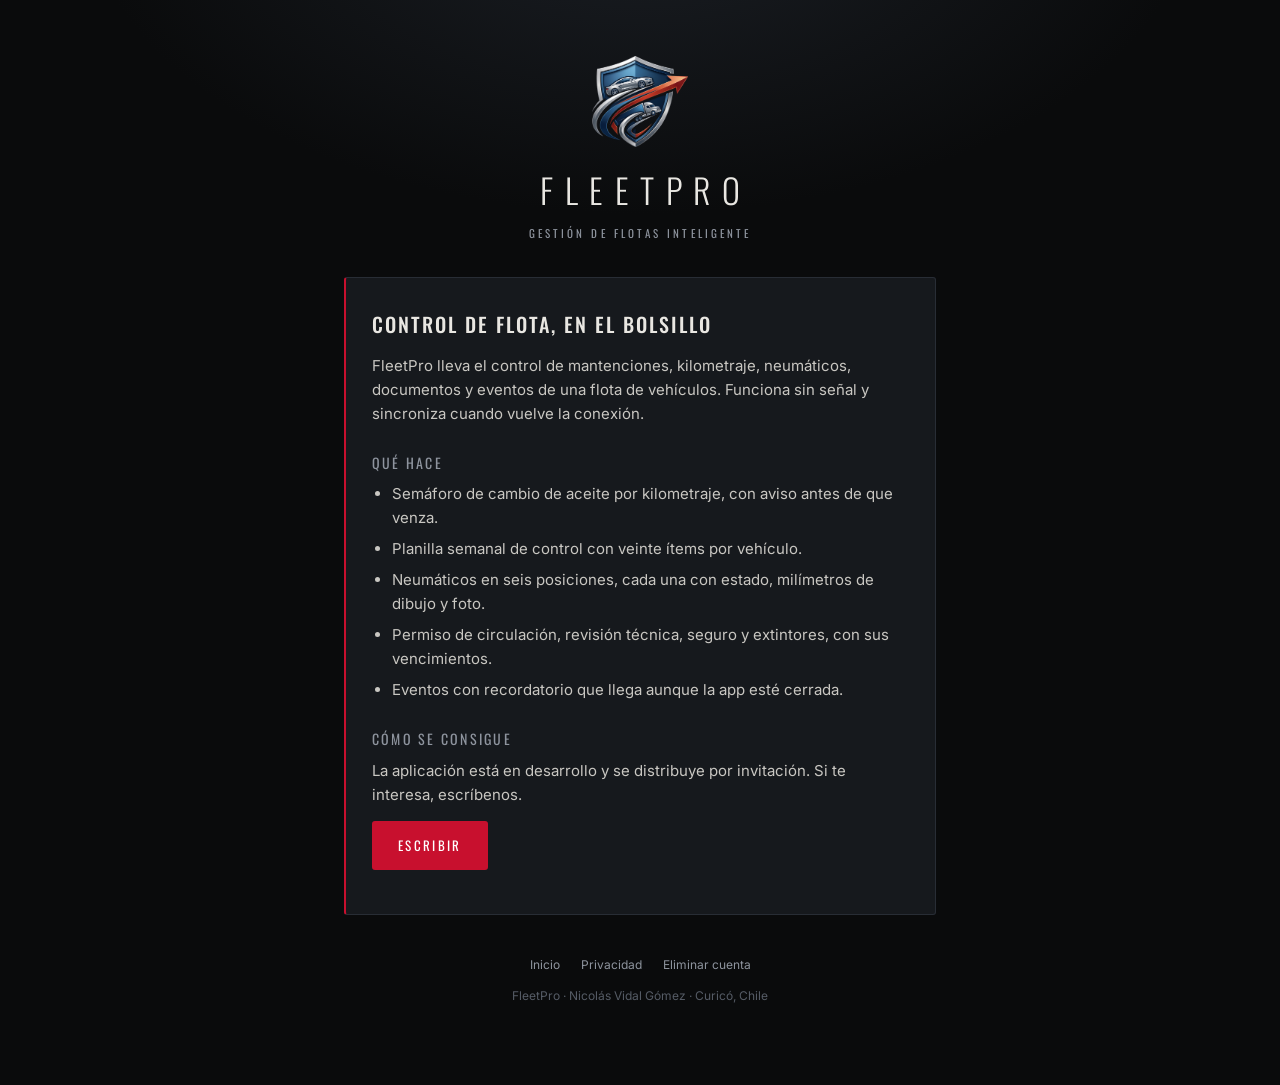
<file: index.html>
<!DOCTYPE html>
<html lang="es">
<head>
<meta charset="utf-8">
<meta name="viewport" content="width=device-width, initial-scale=1">
<meta name="theme-color" content="#0A0B0C">
<title>Inicio · FleetPro</title>
<link rel="icon" href="assets/escudo.png">
<link rel="preconnect" href="https://fonts.googleapis.com">
<link rel="preconnect" href="https://fonts.gstatic.com" crossorigin>
<link href="https://fonts.googleapis.com/css2?family=Oswald:wght@300;400;500&family=Inter:wght@400;500&family=JetBrains+Mono&display=swap" rel="stylesheet">
<link rel="stylesheet" href="assets/estilo.css">
</head>
<body>
<div class="envoltura">
  <div class="marca">
    <img src="assets/escudo.png" alt="FleetPro">
    <h1>FleetPro</h1>
    <p>Gestión de flotas inteligente</p>
  </div>

  <div class="tarjeta acento">
    <h2>Control de flota, en el bolsillo</h2>
    <p>FleetPro lleva el control de mantenciones, kilometraje, neumáticos, documentos y
       eventos de una flota de vehículos. Funciona sin señal y sincroniza cuando vuelve
       la conexión.</p>

    <h3>Qué hace</h3>
    <ul>
      <li>Semáforo de cambio de aceite por kilometraje, con aviso antes de que venza.</li>
      <li>Planilla semanal de control con veinte ítems por vehículo.</li>
      <li>Neumáticos en seis posiciones, cada una con estado, milímetros de dibujo y foto.</li>
      <li>Permiso de circulación, revisión técnica, seguro y extintores, con sus vencimientos.</li>
      <li>Eventos con recordatorio que llega aunque la app esté cerrada.</li>
    </ul>

    <h3>Cómo se consigue</h3>
    <p>La aplicación está en desarrollo y se distribuye por invitación. Si te interesa,
       escríbenos.</p>
    <p><a class="boton" href="mailto:fleetpro.soporte@gmail.com">Escribir</a></p>
  </div>
  <div class="pie">
    <a href="index.html">Inicio</a>
    <a href="privacidad.html">Privacidad</a>
    <a href="eliminar-cuenta.html">Eliminar cuenta</a>
    <div style="margin-top:12px">FleetPro · Nicolás Vidal Gómez · Curicó, Chile</div>
  </div>
</div>

</body>
</html>
</file>
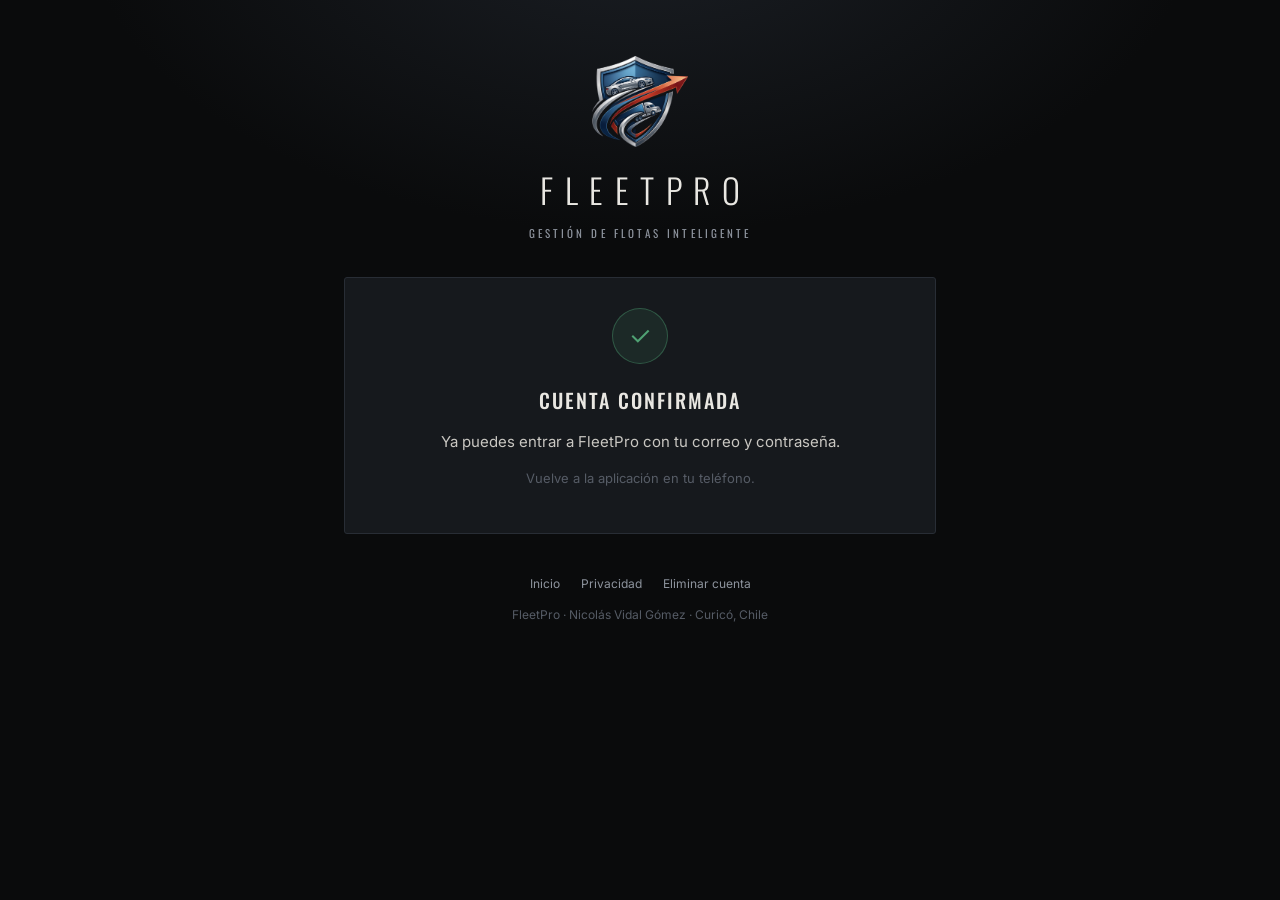
<file: confirmado.html>
<!DOCTYPE html>
<html lang="es">
<head>
<meta charset="utf-8">
<meta name="viewport" content="width=device-width, initial-scale=1">
<meta name="theme-color" content="#0A0B0C">
<title>Cuenta confirmada · FleetPro</title>
<link rel="icon" href="assets/escudo.png">
<link rel="preconnect" href="https://fonts.googleapis.com">
<link rel="preconnect" href="https://fonts.gstatic.com" crossorigin>
<link href="https://fonts.googleapis.com/css2?family=Oswald:wght@300;400;500&family=Inter:wght@400;500&family=JetBrains+Mono&display=swap" rel="stylesheet">
<link rel="stylesheet" href="assets/estilo.css">
</head>
<body>
<div class="envoltura">
  <div class="marca">
    <img src="assets/escudo.png" alt="FleetPro">
    <h1>FleetPro</h1>
    <p>Gestión de flotas inteligente</p>
  </div>

  <div class="tarjeta centro" id="ok">
    <div class="icono ok">✓</div>
    <h2>Cuenta confirmada</h2>
    <p>Ya puedes entrar a FleetPro con tu correo y contraseña.</p>
    <p style="color:var(--dim);font-size:13px">Vuelve a la aplicación en tu teléfono.</p>
  </div>

  <div class="tarjeta centro oculto" id="error">
    <div class="icono mal">!</div>
    <h2>El enlace no sirve</h2>
    <p id="detalle">Puede haber vencido o haberse usado antes.</p>
    <p style="color:var(--dim);font-size:13px">Pide un enlace nuevo desde la aplicación.</p>
  </div>
  <div class="pie">
    <a href="index.html">Inicio</a>
    <a href="privacidad.html">Privacidad</a>
    <a href="eliminar-cuenta.html">Eliminar cuenta</a>
    <div style="margin-top:12px">FleetPro · Nicolás Vidal Gómez · Curicó, Chile</div>
  </div>
</div>

<script>
// Supabase avisa de un problema con parametros en el fragmento de la URL.
(function () {
  var p = new URLSearchParams(location.hash.slice(1));
  var err = p.get('error_description') || p.get('error');
  if (!err) return;
  document.getElementById('ok').classList.add('oculto');
  document.getElementById('error').classList.remove('oculto');
  var t = decodeURIComponent(err).toLowerCase();
  document.getElementById('detalle').textContent =
    t.indexOf('expired') >= 0 ? 'El enlace vencio. Los enlaces duran 24 horas.'
                              : 'Puede haber vencido o haberse usado antes.';
})();
</script>
</body>
</html>
</file>
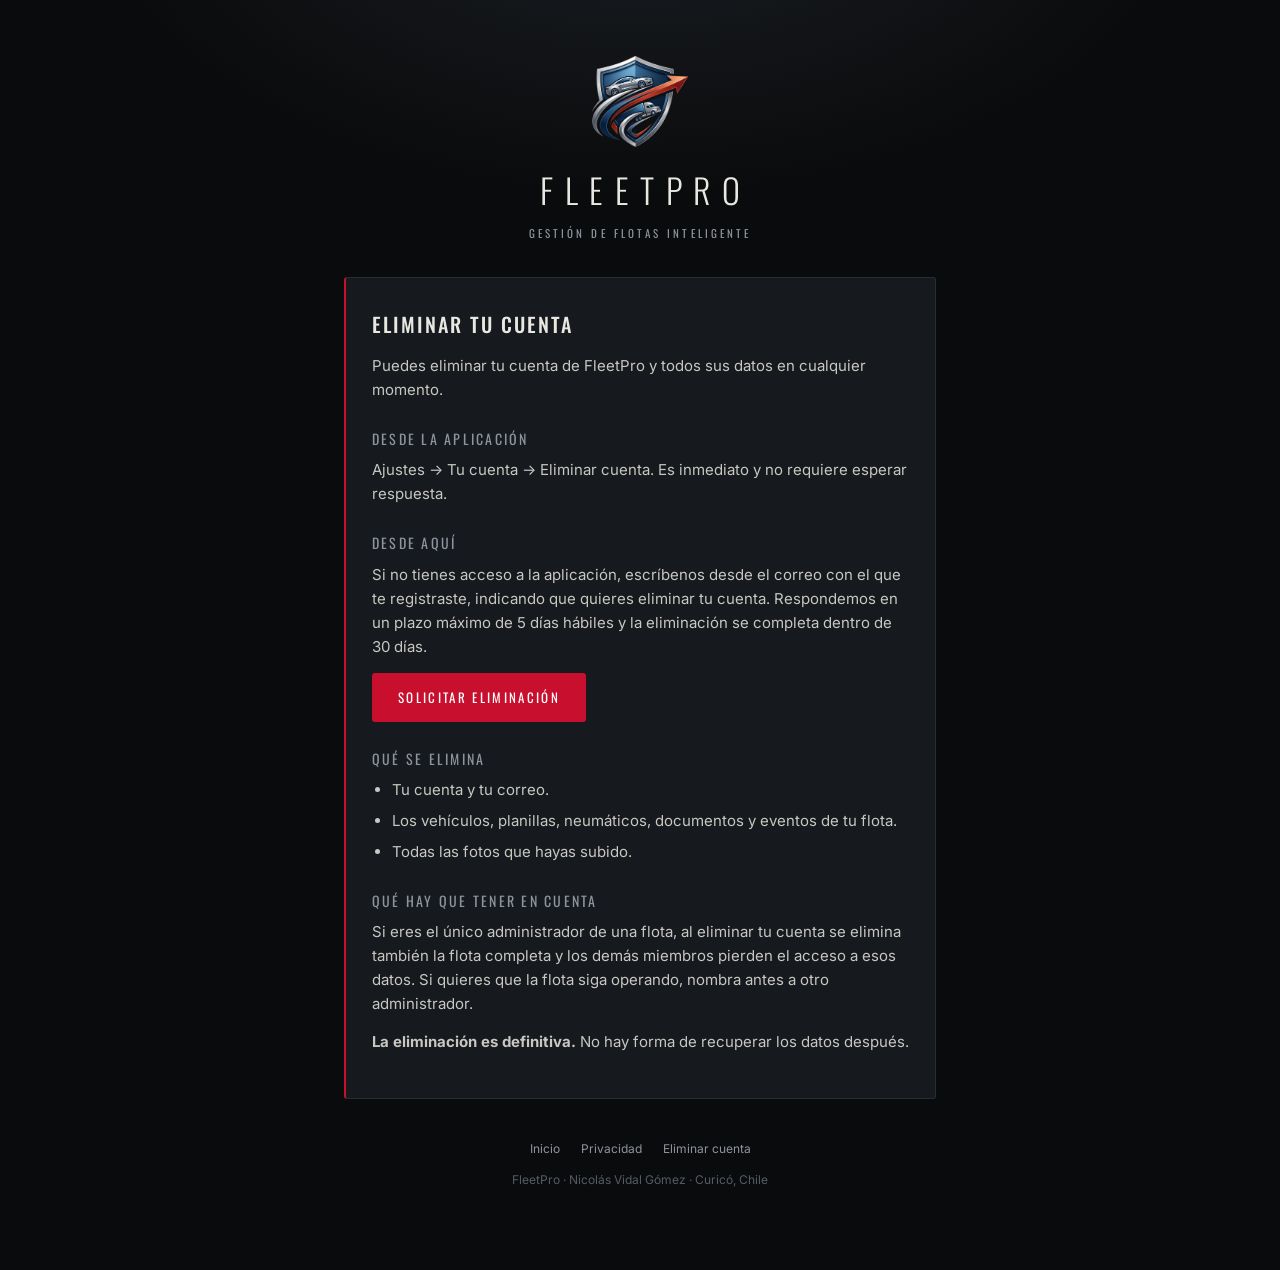
<file: eliminar-cuenta.html>
<!DOCTYPE html>
<html lang="es">
<head>
<meta charset="utf-8">
<meta name="viewport" content="width=device-width, initial-scale=1">
<meta name="theme-color" content="#0A0B0C">
<title>Eliminar cuenta · FleetPro</title>
<link rel="icon" href="assets/escudo.png">
<link rel="preconnect" href="https://fonts.googleapis.com">
<link rel="preconnect" href="https://fonts.gstatic.com" crossorigin>
<link href="https://fonts.googleapis.com/css2?family=Oswald:wght@300;400;500&family=Inter:wght@400;500&family=JetBrains+Mono&display=swap" rel="stylesheet">
<link rel="stylesheet" href="assets/estilo.css">
</head>
<body>
<div class="envoltura">
  <div class="marca">
    <img src="assets/escudo.png" alt="FleetPro">
    <h1>FleetPro</h1>
    <p>Gestión de flotas inteligente</p>
  </div>

  <div class="tarjeta acento">
    <h2>Eliminar tu cuenta</h2>

    <p>Puedes eliminar tu cuenta de FleetPro y todos sus datos en cualquier momento.</p>

    <h3>Desde la aplicación</h3>
    <p>Ajustes → Tu cuenta → Eliminar cuenta. Es inmediato y no requiere esperar
       respuesta.</p>

    <h3>Desde aquí</h3>
    <p>Si no tienes acceso a la aplicación, escríbenos desde el correo con el que te
       registraste, indicando que quieres eliminar tu cuenta. Respondemos en un plazo
       máximo de 5 días hábiles y la eliminación se completa dentro de 30 días.</p>

    <p><a class="boton" href="mailto:fleetpro.soporte@gmail.com?subject=Eliminar%20mi%20cuenta%20de%20FleetPro&body=Quiero%20eliminar%20mi%20cuenta%20de%20FleetPro.%20Mi%20correo%20registrado%20es%3A%20">
      Solicitar eliminación</a></p>

    <h3>Qué se elimina</h3>
    <ul>
      <li>Tu cuenta y tu correo.</li>
      <li>Los vehículos, planillas, neumáticos, documentos y eventos de tu flota.</li>
      <li>Todas las fotos que hayas subido.</li>
    </ul>

    <h3>Qué hay que tener en cuenta</h3>
    <p>Si eres el único administrador de una flota, al eliminar tu cuenta se elimina
       también la flota completa y los demás miembros pierden el acceso a esos datos.
       Si quieres que la flota siga operando, nombra antes a otro administrador.</p>
    <p><strong>La eliminación es definitiva.</strong> No hay forma de recuperar los datos
       después.</p>
  </div>
  <div class="pie">
    <a href="index.html">Inicio</a>
    <a href="privacidad.html">Privacidad</a>
    <a href="eliminar-cuenta.html">Eliminar cuenta</a>
    <div style="margin-top:12px">FleetPro · Nicolás Vidal Gómez · Curicó, Chile</div>
  </div>
</div>

</body>
</html>
</file>
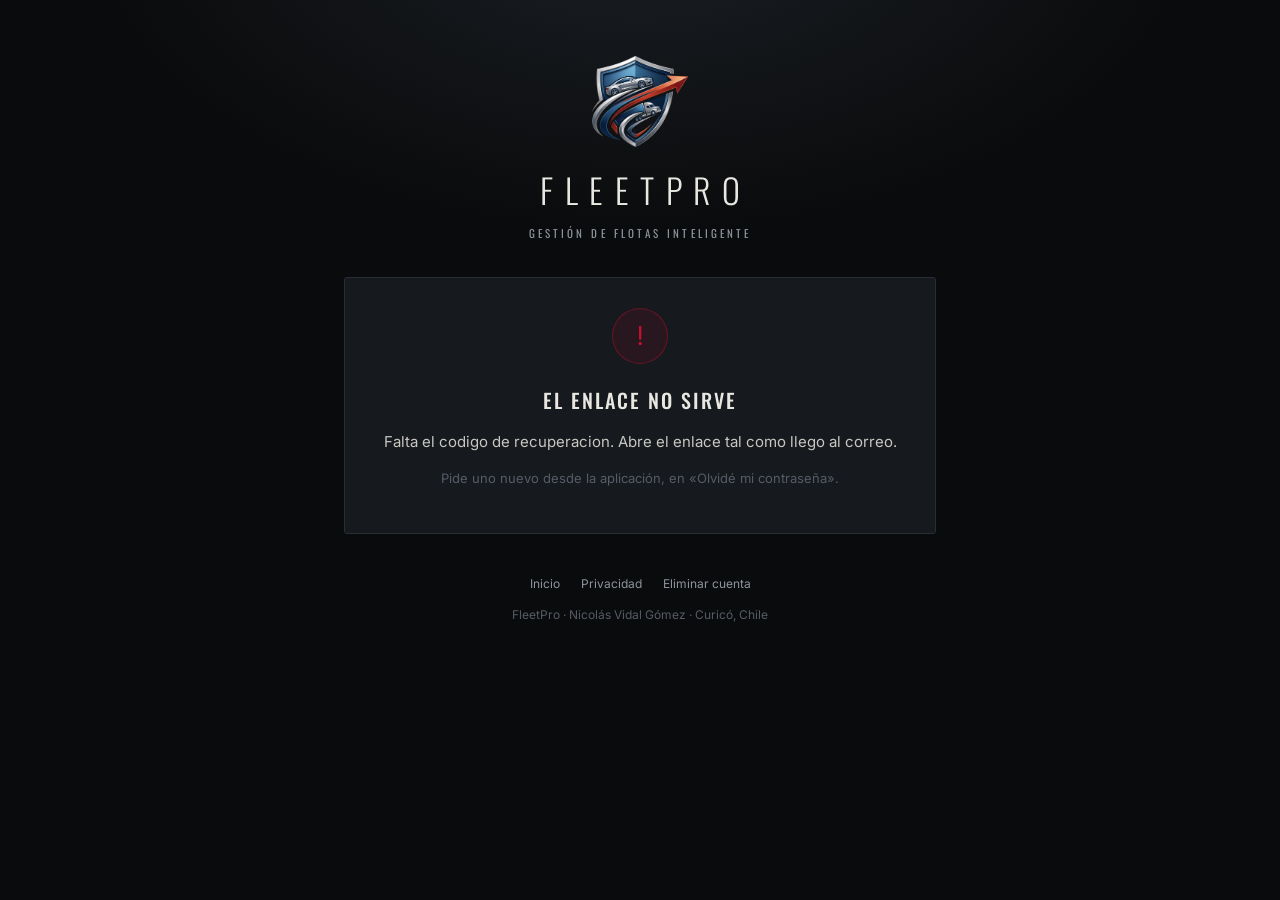
<file: nueva-clave.html>
<!DOCTYPE html>
<html lang="es">
<head>
<meta charset="utf-8">
<meta name="viewport" content="width=device-width, initial-scale=1">
<meta name="theme-color" content="#0A0B0C">
<title>Nueva contraseña · FleetPro</title>
<link rel="icon" href="assets/escudo.png">
<link rel="preconnect" href="https://fonts.googleapis.com">
<link rel="preconnect" href="https://fonts.gstatic.com" crossorigin>
<link href="https://fonts.googleapis.com/css2?family=Oswald:wght@300;400;500&family=Inter:wght@400;500&family=JetBrains+Mono&display=swap" rel="stylesheet">
<link rel="stylesheet" href="assets/estilo.css">
</head>
<body>
<div class="envoltura">
  <div class="marca">
    <img src="assets/escudo.png" alt="FleetPro">
    <h1>FleetPro</h1>
    <p>Gestión de flotas inteligente</p>
  </div>

  <div class="tarjeta acento" id="formulario">
    <h2>Elige una contraseña nueva</h2>
    <p style="font-size:14px">Se guarda cifrada y viaja directo al servidor de
       autenticación. Esta página no la almacena en ninguna parte.</p>

    <div id="alerta"></div>

    <label for="clave1">Contraseña nueva</label>
    <input type="password" id="clave1" autocomplete="new-password" placeholder="Mínimo 6 caracteres">

    <label for="clave2">Repetir contraseña</label>
    <input type="password" id="clave2" autocomplete="new-password">

    <button class="boton" id="guardar">Guardar contraseña</button>
  </div>

  <div class="tarjeta centro oculto" id="listo">
    <div class="icono ok">✓</div>
    <h2>Contraseña actualizada</h2>
    <p>Vuelve a la aplicación y entra con tu contraseña nueva.</p>
  </div>

  <div class="tarjeta centro oculto" id="invalido">
    <div class="icono mal">!</div>
    <h2>El enlace no sirve</h2>
    <p id="detalleInvalido">Los enlaces de recuperación duran una hora y se usan una sola vez.</p>
    <p style="color:var(--dim);font-size:13px">Pide uno nuevo desde la aplicación, en
       «Olvidé mi contraseña».</p>
  </div>
  <div class="pie">
    <a href="index.html">Inicio</a>
    <a href="privacidad.html">Privacidad</a>
    <a href="eliminar-cuenta.html">Eliminar cuenta</a>
    <div style="margin-top:12px">FleetPro · Nicolás Vidal Gómez · Curicó, Chile</div>
  </div>
</div>

<script src="assets/config.js"></script>
<script>
(function () {
  var cfg = window.FLEETPRO;
  var frm = document.getElementById('formulario');
  var listo = document.getElementById('listo');
  var invalido = document.getElementById('invalido');
  var alerta = document.getElementById('alerta');
  var boton = document.getElementById('guardar');

  // El enlace del correo trae el token en el fragmento de la URL. Queda ahi y
  // nunca se envia al servidor de esta pagina: solo lo lee el navegador.
  var p = new URLSearchParams(location.hash.slice(1));
  var token = p.get('access_token');
  var error = p.get('error_description') || p.get('error');

  function mostrarInvalido(texto) {
    frm.classList.add('oculto');
    invalido.classList.remove('oculto');
    if (texto) document.getElementById('detalleInvalido').textContent = texto;
  }

  if (error) {
    var t = decodeURIComponent(error).toLowerCase();
    mostrarInvalido(t.indexOf('expired') >= 0
      ? 'El enlace vencio. Los enlaces de recuperacion duran una hora.'
      : null);
    return;
  }
  if (!token) {
    mostrarInvalido('Falta el codigo de recuperacion. Abre el enlace tal como llego al correo.');
    return;
  }

  function avisar(texto, clase) {
    alerta.innerHTML = '<div class="aviso ' + clase + '">' + texto + '</div>';
  }

  boton.addEventListener('click', function () {
    var a = document.getElementById('clave1').value;
    var b = document.getElementById('clave2').value;

    if (a.length < 6) { avisar('La contrasena necesita al menos 6 caracteres.', 'error'); return; }
    if (a !== b)      { avisar('Las contrasenas no coinciden.', 'error'); return; }

    boton.disabled = true;
    boton.textContent = 'Guardando...';

    fetch(cfg.SUPABASE_URL.replace(/\/+$/, '') + '/auth/v1/user', {
      method: 'PUT',
      headers: {
        'apikey': cfg.SUPABASE_ANON_KEY,
        'Authorization': 'Bearer ' + token,
        'Content-Type': 'application/json'
      },
      body: JSON.stringify({ password: a })
    })
    .then(function (r) { return r.json().then(function (j) { return { ok: r.ok, j: j }; }); })
    .then(function (res) {
      if (!res.ok) {
        var m = (res.j && (res.j.msg || res.j.message || res.j.error_description)) || '';
        if (m.toLowerCase().indexOf('expired') >= 0 || m.toLowerCase().indexOf('invalid') >= 0) {
          mostrarInvalido(null);
          return;
        }
        avisar(m || 'No se pudo guardar. Intenta de nuevo.', 'error');
        boton.disabled = false;
        boton.textContent = 'Guardar contrasena';
        return;
      }
      frm.classList.add('oculto');
      listo.classList.remove('oculto');
      history.replaceState(null, '', location.pathname);  // el token sale de la barra
    })
    .catch(function () {
      avisar('Sin conexion con el servidor. Revisa tu internet.', 'error');
      boton.disabled = false;
      boton.textContent = 'Guardar contrasena';
    });
  });
})();
</script>
</body>
</html>
</file>
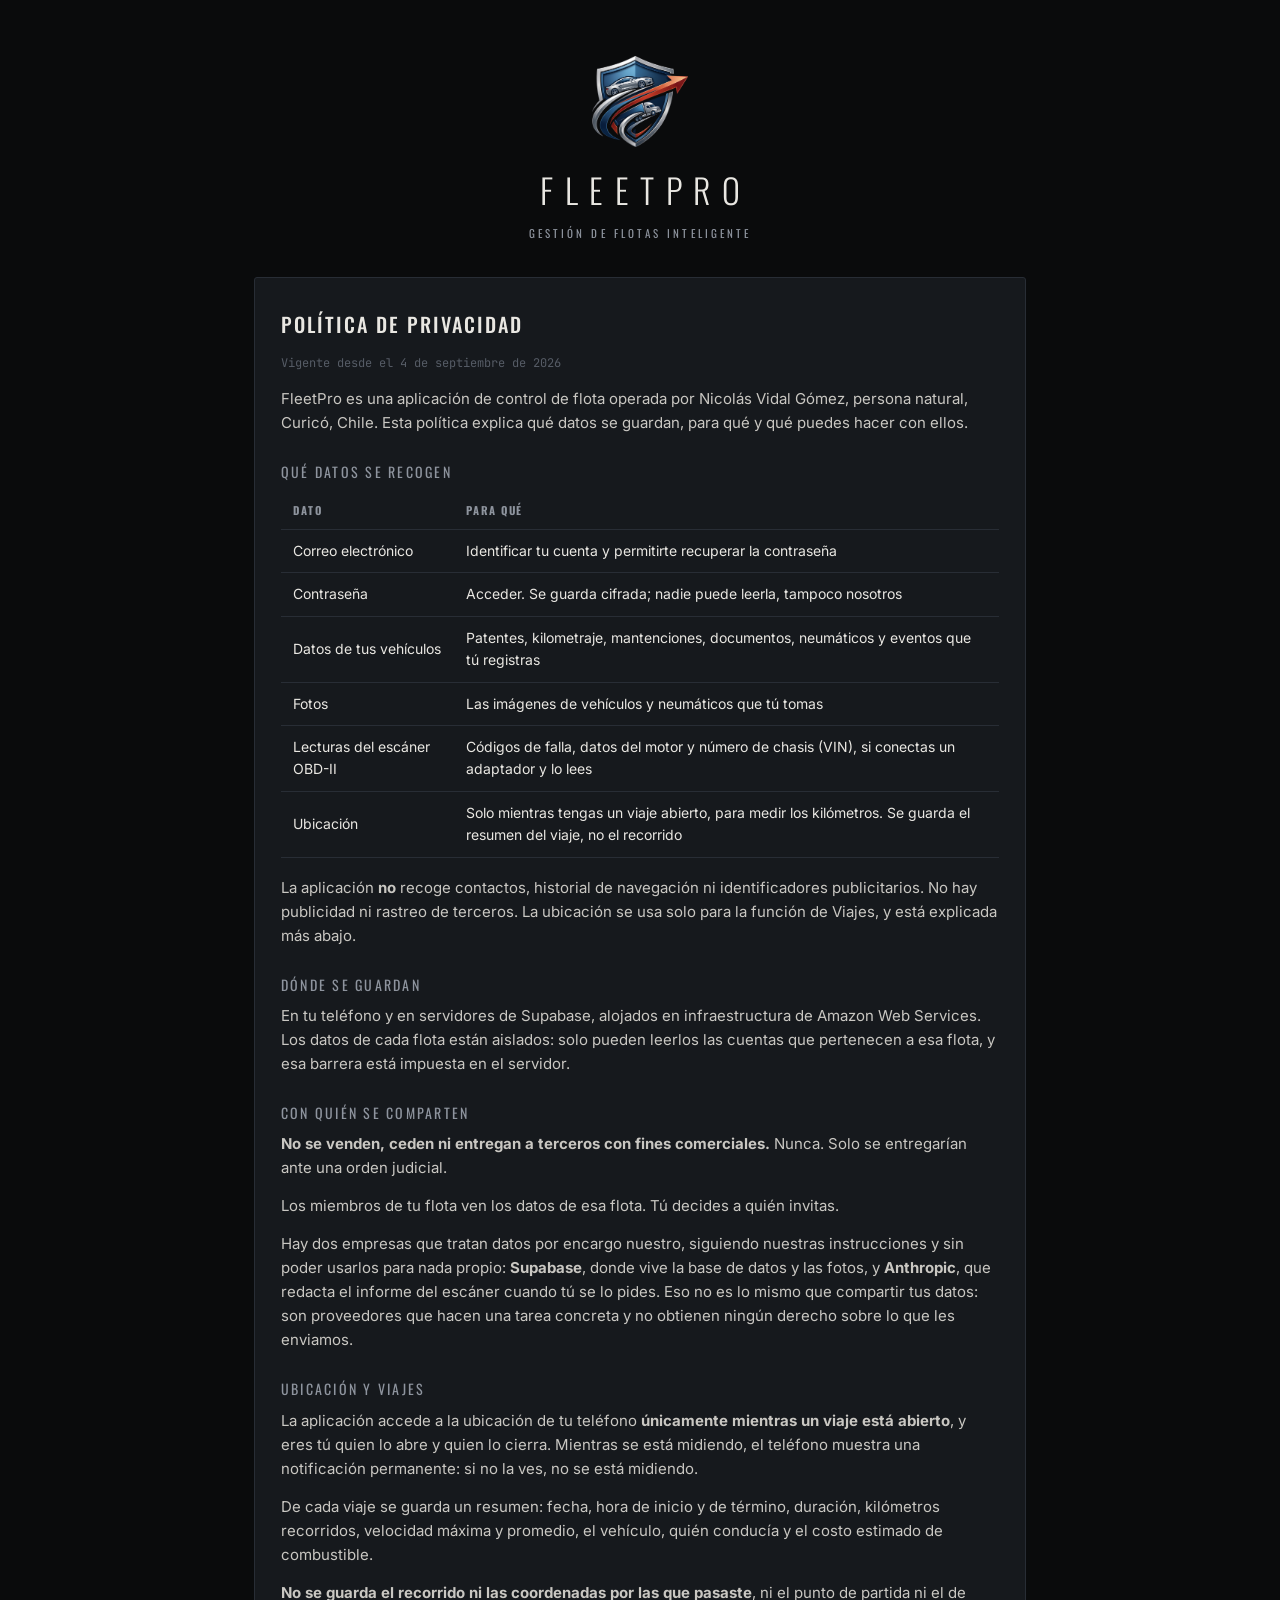
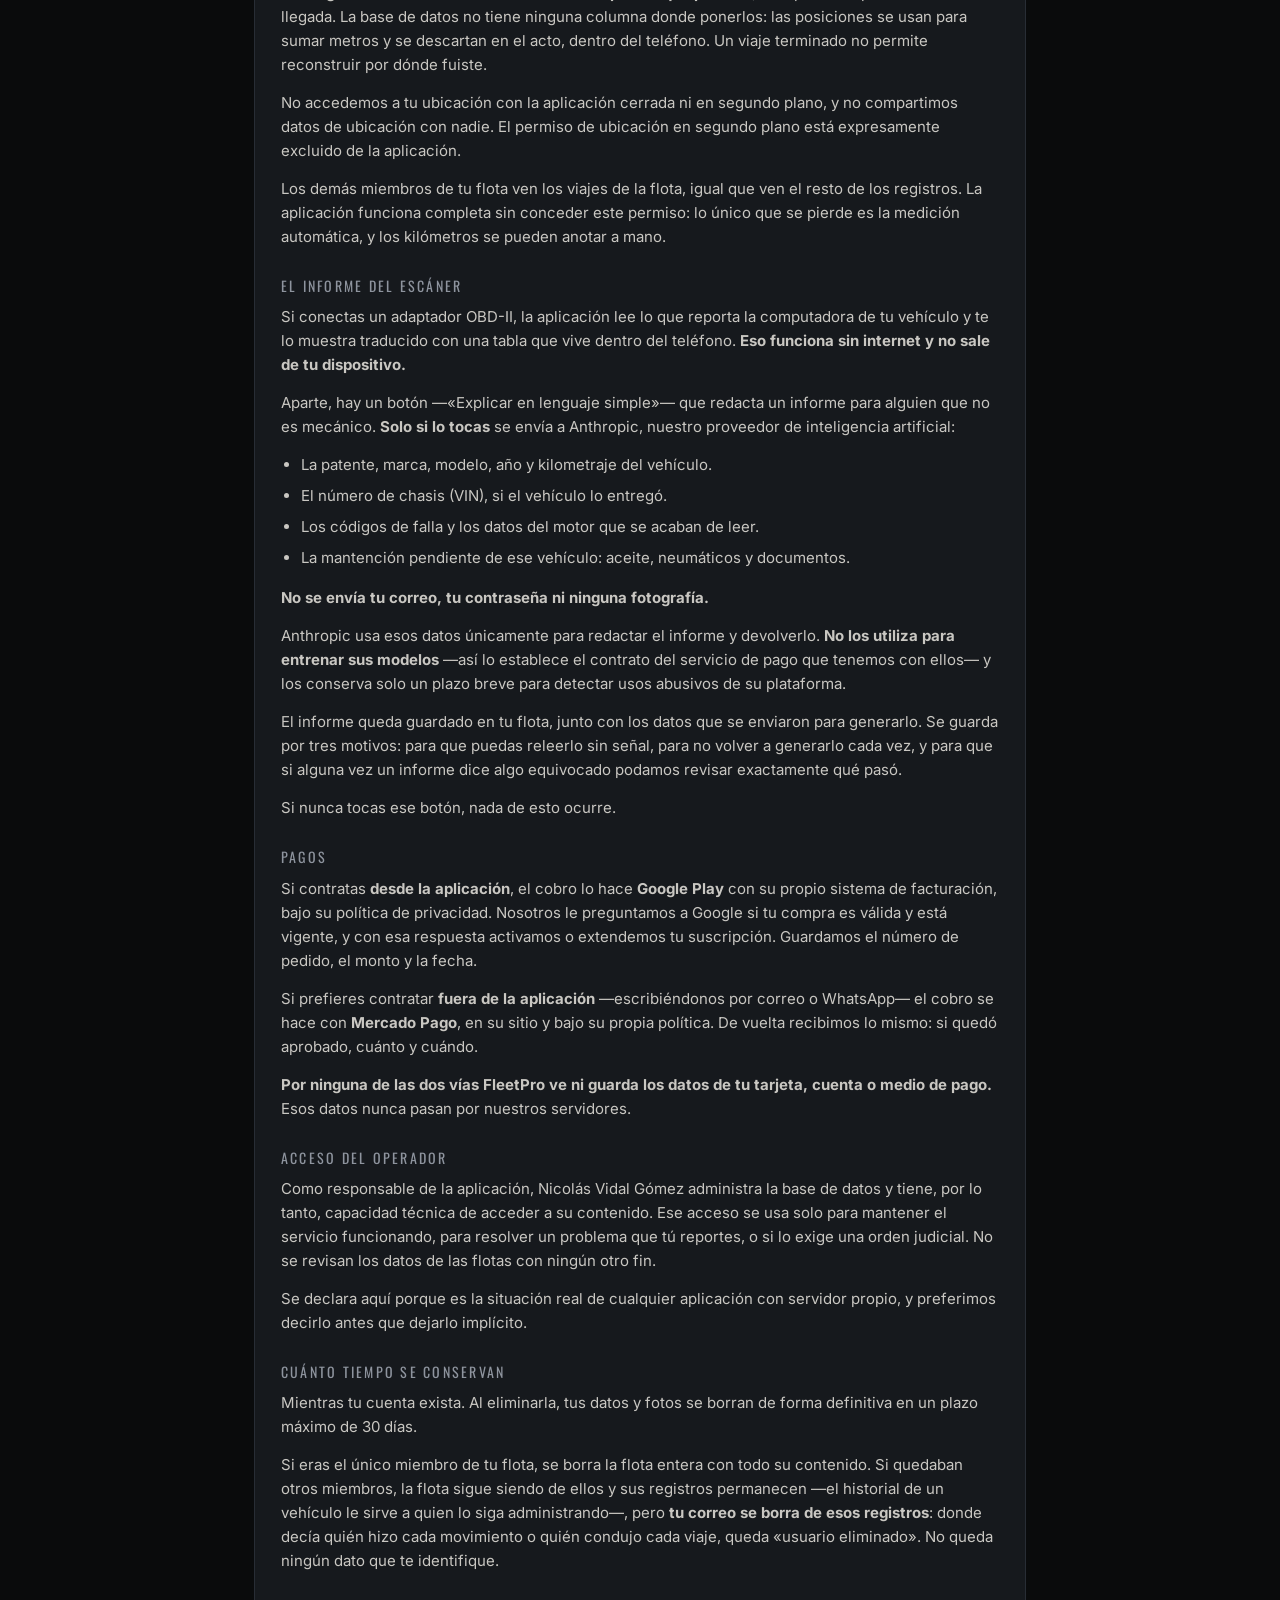
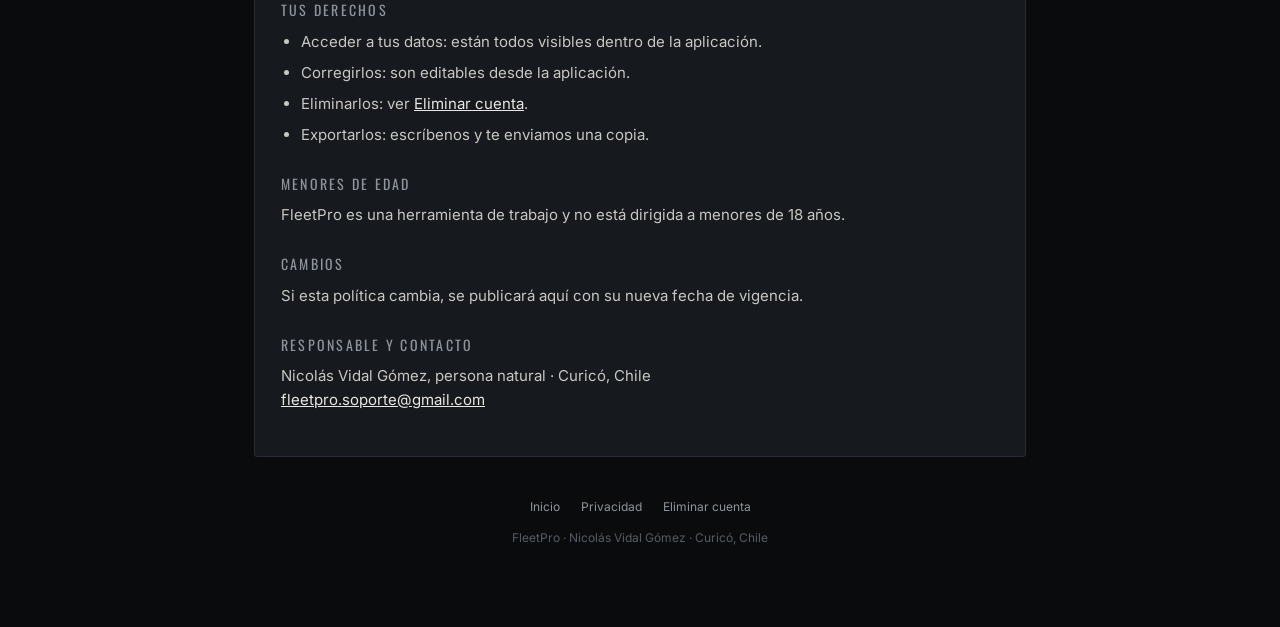
<file: privacidad.html>
<!DOCTYPE html>
<html lang="es">
<head>
<meta charset="utf-8">
<meta name="viewport" content="width=device-width, initial-scale=1">
<meta name="theme-color" content="#0A0B0C">
<title>Política de privacidad · FleetPro</title>
<link rel="icon" href="assets/escudo.png">
<link rel="preconnect" href="https://fonts.googleapis.com">
<link rel="preconnect" href="https://fonts.gstatic.com" crossorigin>
<link href="https://fonts.googleapis.com/css2?family=Oswald:wght@300;400;500&family=Inter:wght@400;500&family=JetBrains+Mono&display=swap" rel="stylesheet">
<link rel="stylesheet" href="assets/estilo.css">
</head>
<body>
<div class="envoltura ancho">
  <div class="marca">
    <img src="assets/escudo.png" alt="FleetPro">
    <h1>FleetPro</h1>
    <p>Gestión de flotas inteligente</p>
  </div>

  <div class="tarjeta">
    <h2>Política de privacidad</h2>
    <p class="fecha">Vigente desde el 4 de septiembre de 2026</p>

    <p>FleetPro es una aplicación de control de flota operada por Nicolás Vidal Gómez,
       persona natural, Curicó, Chile. Esta política explica qué datos se guardan, para qué y qué puedes
       hacer con ellos.</p>

    <h3>Qué datos se recogen</h3>
    <table>
      <tr><th>Dato</th><th>Para qué</th></tr>
      <tr><td>Correo electrónico</td><td>Identificar tu cuenta y permitirte recuperar la contraseña</td></tr>
      <tr><td>Contraseña</td><td>Acceder. Se guarda cifrada; nadie puede leerla, tampoco nosotros</td></tr>
      <tr><td>Datos de tus vehículos</td><td>Patentes, kilometraje, mantenciones, documentos, neumáticos y eventos que tú registras</td></tr>
      <tr><td>Fotos</td><td>Las imágenes de vehículos y neumáticos que tú tomas</td></tr>
      <tr><td>Lecturas del escáner OBD-II</td><td>Códigos de falla, datos del motor y número de chasis (VIN), si conectas un adaptador y lo lees</td></tr>
      <tr><td>Ubicación</td><td>Solo mientras tengas un viaje abierto, para medir los kilómetros. Se guarda el resumen del viaje, no el recorrido</td></tr>
    </table>

    <p>La aplicación <strong>no</strong> recoge contactos, historial de navegación ni
       identificadores publicitarios. No hay publicidad ni rastreo de terceros. La
       ubicación se usa solo para la función de Viajes, y está explicada más abajo.</p>

    <h3>Dónde se guardan</h3>
    <p>En tu teléfono y en servidores de Supabase, alojados en infraestructura de Amazon
       Web Services. Los datos de cada flota están aislados: solo pueden leerlos las
       cuentas que pertenecen a esa flota, y esa barrera está impuesta en el servidor.</p>

    <h3>Con quién se comparten</h3>
    <p><strong>No se venden, ceden ni entregan a terceros con fines comerciales.</strong>
       Nunca. Solo se entregarían ante una orden judicial.</p>
    <p>Los miembros de tu flota ven los datos de esa flota. Tú decides a quién invitas.</p>
    <p>Hay dos empresas que tratan datos por encargo nuestro, siguiendo nuestras
       instrucciones y sin poder usarlos para nada propio: <strong>Supabase</strong>, donde
       vive la base de datos y las fotos, y <strong>Anthropic</strong>, que redacta el
       informe del escáner cuando tú se lo pides. Eso no es lo mismo que compartir tus
       datos: son proveedores que hacen una tarea concreta y no obtienen ningún derecho
       sobre lo que les enviamos.</p>

    <h3>Ubicación y viajes</h3>
    <p>La aplicación accede a la ubicación de tu teléfono <strong>únicamente mientras un
       viaje está abierto</strong>, y eres tú quien lo abre y quien lo cierra. Mientras se
       está midiendo, el teléfono muestra una notificación permanente: si no la ves, no se
       está midiendo.</p>
    <p>De cada viaje se guarda un resumen: fecha, hora de inicio y de término, duración,
       kilómetros recorridos, velocidad máxima y promedio, el vehículo, quién conducía y
       el costo estimado de combustible.</p>
    <p><strong>No se guarda el recorrido ni las coordenadas por las que pasaste</strong>,
       ni el punto de partida ni el de llegada. La base de datos no tiene ninguna columna
       donde ponerlos: las posiciones se usan para sumar metros y se descartan en el acto,
       dentro del teléfono. Un viaje terminado no permite reconstruir por dónde fuiste.</p>
    <p>No accedemos a tu ubicación con la aplicación cerrada ni en segundo plano, y no
       compartimos datos de ubicación con nadie. El permiso de ubicación en segundo plano
       está expresamente excluido de la aplicación.</p>
    <p>Los demás miembros de tu flota ven los viajes de la flota, igual que ven el resto de
       los registros. La aplicación funciona completa sin conceder este permiso: lo único
       que se pierde es la medición automática, y los kilómetros se pueden anotar a mano.</p>

    <h3>El informe del escáner</h3>
    <p>Si conectas un adaptador OBD-II, la aplicación lee lo que reporta la computadora de
       tu vehículo y te lo muestra traducido con una tabla que vive dentro del teléfono.
       <strong>Eso funciona sin internet y no sale de tu dispositivo.</strong></p>
    <p>Aparte, hay un botón —«Explicar en lenguaje simple»— que redacta un informe para
       alguien que no es mecánico. <strong>Solo si lo tocas</strong> se envía a Anthropic,
       nuestro proveedor de inteligencia artificial:</p>
    <ul>
      <li>La patente, marca, modelo, año y kilometraje del vehículo.</li>
      <li>El número de chasis (VIN), si el vehículo lo entregó.</li>
      <li>Los códigos de falla y los datos del motor que se acaban de leer.</li>
      <li>La mantención pendiente de ese vehículo: aceite, neumáticos y documentos.</li>
    </ul>
    <p><strong>No se envía tu correo, tu contraseña ni ninguna fotografía.</strong></p>
    <p>Anthropic usa esos datos únicamente para redactar el informe y devolverlo.
       <strong>No los utiliza para entrenar sus modelos</strong> —así lo establece el
       contrato del servicio de pago que tenemos con ellos— y los conserva solo un plazo
       breve para detectar usos abusivos de su plataforma.</p>
    <p>El informe queda guardado en tu flota, junto con los datos que se enviaron para
       generarlo. Se guarda por tres motivos: para que puedas releerlo sin señal, para no
       volver a generarlo cada vez, y para que si alguna vez un informe dice algo
       equivocado podamos revisar exactamente qué pasó.</p>
    <p>Si nunca tocas ese botón, nada de esto ocurre.</p>

    <h3>Pagos</h3>
    <p>Si contratas <strong>desde la aplicación</strong>, el cobro lo hace
       <strong>Google Play</strong> con su propio sistema de facturación, bajo su política
       de privacidad. Nosotros le preguntamos a Google si tu compra es válida y está
       vigente, y con esa respuesta activamos o extendemos tu suscripción. Guardamos el
       número de pedido, el monto y la fecha.</p>
    <p>Si prefieres contratar <strong>fuera de la aplicación</strong> —escribiéndonos por
       correo o WhatsApp— el cobro se hace con <strong>Mercado Pago</strong>, en su sitio y
       bajo su propia política. De vuelta recibimos lo mismo: si quedó aprobado, cuánto y
       cuándo.</p>
    <p><strong>Por ninguna de las dos vías FleetPro ve ni guarda los datos de tu tarjeta,
       cuenta o medio de pago.</strong> Esos datos nunca pasan por nuestros servidores.</p>

    <h3>Acceso del operador</h3>
    <p>Como responsable de la aplicación, Nicolás Vidal Gómez administra la base de datos
       y tiene, por lo tanto, capacidad técnica de acceder a su contenido. Ese acceso se
       usa solo para mantener el servicio funcionando, para resolver un problema que tú
       reportes, o si lo exige una orden judicial. No se revisan los datos de las flotas
       con ningún otro fin.</p>
    <p>Se declara aquí porque es la situación real de cualquier aplicación con servidor
       propio, y preferimos decirlo antes que dejarlo implícito.</p>

    <h3>Cuánto tiempo se conservan</h3>
    <p>Mientras tu cuenta exista. Al eliminarla, tus datos y fotos se borran de forma
       definitiva en un plazo máximo de 30 días.</p>
    <p>Si eras el único miembro de tu flota, se borra la flota entera con todo su
       contenido. Si quedaban otros miembros, la flota sigue siendo de ellos y sus
       registros permanecen —el historial de un vehículo le sirve a quien lo siga
       administrando—, pero <strong>tu correo se borra de esos registros</strong>: donde
       decía quién hizo cada movimiento o quién condujo cada viaje, queda «usuario
       eliminado». No queda ningún dato que te identifique.</p>

    <h3>Tus derechos</h3>
    <ul>
      <li>Acceder a tus datos: están todos visibles dentro de la aplicación.</li>
      <li>Corregirlos: son editables desde la aplicación.</li>
      <li>Eliminarlos: ver <a href="eliminar-cuenta.html">Eliminar cuenta</a>.</li>
      <li>Exportarlos: escríbenos y te enviamos una copia.</li>
    </ul>

    <h3>Menores de edad</h3>
    <p>FleetPro es una herramienta de trabajo y no está dirigida a menores de 18 años.</p>

    <h3>Cambios</h3>
    <p>Si esta política cambia, se publicará aquí con su nueva fecha de vigencia.</p>

    <h3>Responsable y contacto</h3>
    <p>Nicolás Vidal Gómez, persona natural · Curicó, Chile<br>
       <a href="mailto:fleetpro.soporte@gmail.com">fleetpro.soporte@gmail.com</a></p>
  </div>
  <div class="pie">
    <a href="index.html">Inicio</a>
    <a href="privacidad.html">Privacidad</a>
    <a href="eliminar-cuenta.html">Eliminar cuenta</a>
    <div style="margin-top:12px">FleetPro · Nicolás Vidal Gómez · Curicó, Chile</div>
  </div>
</div>

</body>
</html>
</file>
<file: assets/estilo.css>
/* FleetPro · hoja compartida. Misma paleta y tipografia que la app. */
:root{
  --noir:#0A0B0C; --carbon:#111316; --panel:#16191D; --steel:#1E2229;
  --line:#282D35; --guards:#C8102E; --chalk:#E9E7E2; --platinum:#8E949E;
  --dim:#565C66; --amber:#E0A32E; --jade:#4FA173;
  --display:'Oswald','Barlow Condensed','Arial Narrow',system-ui,sans-serif;
  --body:'Inter','Helvetica Neue',Arial,system-ui,sans-serif;
  --mono:'JetBrains Mono','SF Mono',ui-monospace,Consolas,monospace;
}
*{box-sizing:border-box;margin:0;padding:0}
body{
  background:radial-gradient(900px 520px at 50% -10%,#1B1F25 0%,transparent 62%),var(--noir);
  color:var(--chalk);font-family:var(--body);font-size:15px;line-height:1.6;
  min-height:100vh;-webkit-font-smoothing:antialiased;
}
a{color:var(--chalk)}
.envoltura{max-width:640px;margin:0 auto;padding:56px 24px 80px}
.ancho{max-width:820px}
.marca{text-align:center;margin-bottom:34px}
.marca img{width:96px;height:auto;display:block;margin:0 auto 16px}
.marca h1{font-family:var(--display);font-size:34px;font-weight:300;letter-spacing:.34em;
  margin-left:.34em;text-transform:uppercase}
.marca p{font-family:var(--display);font-size:11px;letter-spacing:.28em;color:var(--platinum);
  text-transform:uppercase;margin-top:8px}
.regla{height:1px;background:linear-gradient(90deg,transparent,var(--line),transparent);margin:28px 0}
.tarjeta{background:var(--panel);border:1px solid var(--line);border-radius:3px;padding:30px 26px}
.tarjeta.acento{border-left:2px solid var(--guards)}
h2{font-family:var(--display);font-size:20px;font-weight:500;letter-spacing:.1em;
  text-transform:uppercase;margin-bottom:14px}
h3{font-family:var(--display);font-size:14px;font-weight:400;letter-spacing:.16em;
  text-transform:uppercase;color:var(--platinum);margin:26px 0 8px}
p{margin-bottom:14px;color:#C9C7C2}
ul{margin:0 0 16px 20px;color:#C9C7C2}
li{margin-bottom:7px}
.boton{display:inline-flex;align-items:center;gap:9px;background:var(--guards);color:#fff;
  font-family:var(--display);font-size:13px;letter-spacing:.18em;text-transform:uppercase;
  padding:14px 26px;border:none;border-radius:3px;text-decoration:none;cursor:pointer;
  transition:background .2s}
.boton:hover{background:#E01532}
.boton:disabled{background:var(--steel);color:var(--dim);cursor:not-allowed}
.boton.secundario{background:transparent;border:1px solid var(--line);color:var(--chalk)}
.boton.secundario:hover{background:var(--steel)}
label{display:block;font-family:var(--display);font-size:10px;letter-spacing:.2em;
  text-transform:uppercase;color:var(--platinum);margin-bottom:6px}
input{width:100%;background:#0D0F12;border:1px solid var(--line);border-radius:3px;
  padding:13px 14px;color:var(--chalk);font-family:var(--mono);font-size:15px;margin-bottom:18px}
input:focus{outline:none;border-color:var(--guards)}
.icono{width:56px;height:56px;border-radius:50%;display:grid;place-items:center;
  margin:0 auto 20px;font-size:26px}
.icono.ok{background:rgba(79,161,115,.12);border:1px solid rgba(79,161,115,.4);color:var(--jade)}
.icono.mal{background:rgba(200,16,46,.1);border:1px solid rgba(200,16,46,.4);color:var(--guards)}
.centro{text-align:center}
.aviso{font-size:13px;padding:12px 14px;border-radius:3px;margin-bottom:18px}
.aviso.error{background:rgba(200,16,46,.09);border:1px solid rgba(200,16,46,.35);color:#F2A0AC}
.aviso.bien{background:rgba(79,161,115,.09);border:1px solid rgba(79,161,115,.35);color:#9FD3B6}
.oculto{display:none}
.pie{text-align:center;margin-top:40px;font-size:12px;color:var(--dim)}
.pie a{color:var(--platinum);text-decoration:none;margin:0 9px}
.pie a:hover{color:var(--chalk)}
.fecha{font-family:var(--mono);font-size:12px;color:var(--dim)}
table{width:100%;border-collapse:collapse;margin-bottom:18px;font-size:14px}
th,td{text-align:left;padding:10px 12px;border-bottom:1px solid var(--line)}
th{font-family:var(--display);font-size:11px;letter-spacing:.14em;text-transform:uppercase;
  color:var(--platinum)}
</file>
